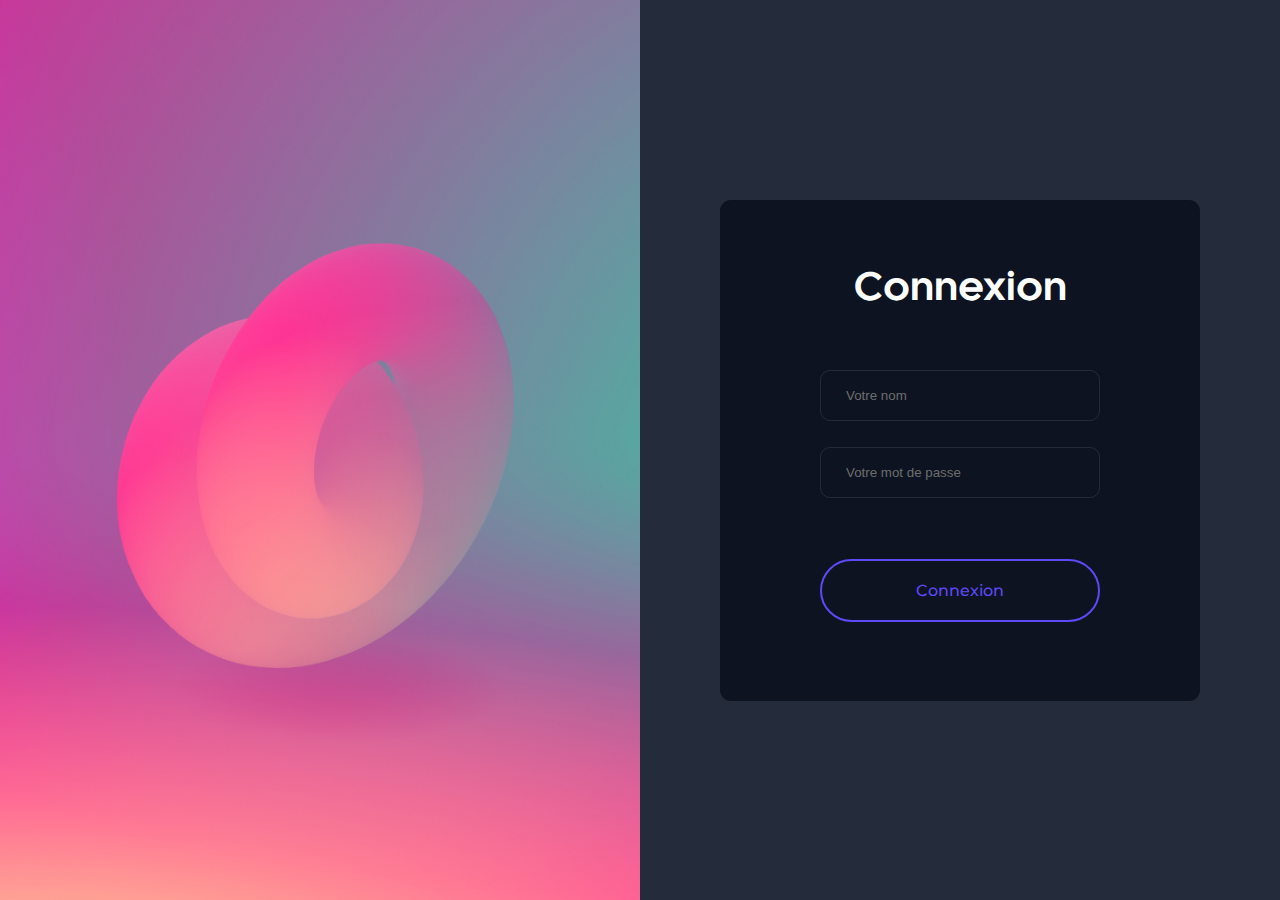
<file: public/index.html>
<!doctype html>
<html lang="fr">
<head>
    <meta charset="UTF-8">
    <meta name="viewport"
          content="width=device-width, user-scalable=no, initial-scale=1.0, maximum-scale=1.0, minimum-scale=1.0">
    <meta http-equiv="X-UA-Compatible" content="ie=edge">

    <title>NSI Joliot Curie</title>

    <link rel="stylesheet" type="text/css" href="/public/assets/style/style.css">
</head>
<body>
     <!-- utils -->
     <script src="/public/javascript/notification.js"></script>
    <script src="/public/javascript/preferences.js"></script>
    <script src="/public/javascript/api.js"></script>
    <script src="/public/javascript/utils.js"></script>
    <script src="/public/javascript/helpers/AutoCompleter.js"></script>
    <!-- utils -->

    <!-- repository components -->
    <script src="/public/javascript/repository/repository.js"></script>
    <script src="/public/javascript/repository/addFileModal.js"></script>
    <script src="/public/javascript/repository/addFolderModal.js"></script>
    <script src="/public/javascript/repository/choiceModal.js"></script>
    <!-- repository components -->

    <!-- lib -->
    <script src="/public/javascript/lib/Component.js"></script>

    <!-- routes -->
    <script src="/public/pages/Layout.js"></script>

    <script src="/public/pages/Login.js"></script>
    <script src="/public/pages/Home.js"></script>
    <script src="/public/pages/Folders.js"></script>
    <script src="/public/pages/Links.js"></script>
    <script src="/public/pages/Settings.js"></script>

    <!-- Tools -->
    <script src="/public/pages/tools/CodingGame.js"></script>
    <!-- routes -->

    <script src="/public/javascript/lib/Router.js"></script>
    <script src="/public/javascript/lib/loader.js"></script>
    <!-- lib -->

    <div id="root"></div>

</body>
</html>
</file>
<file: public/assets/style/style.css>
@font-face {
  src: url(../fonts/montserrat-bold.otf);
  font-family: montserrat-bold;
}
@font-face {
  src: url(../fonts/montserrat-regular.otf);
  font-family: montserrat-regular;
}
@font-face {
  src: url(../fonts/montserrat-medium.otf);
  font-family: montserrat-medium;
}
@font-face {
  src: url(../fonts/montserrat-thin.otf);
  font-family: montserrat-thin;
}
@font-face {
  src: url(../fonts/kaleko-bold.otf);
  font-family: kaleko-bold;
}
@font-face {
  src: url(../fonts/kaleko-light.otf);
  font-family: kaleko-light;
}
/* COLORS */
html[data-theme][data-theme=dark] {
  --background-color: #242B3B;
  --text-color: white;
  --section-color: #0D1321;
  --filter: invert(100%) sepia(7%) saturate(7493%)
    hue-rotate(291deg) brightness(105%) contrast(112%);
  --theme-background: #242B3B;
  --welcome-back-color: #E8E8E8;
  --details-color: #171f32;
  --details-hover-color: #354262;
}
html[data-theme][data-theme=light] {
  --background-color: #F7F7F7;
  --text-color: #0D1321;
  --section-color: white;
  --filter: invert(5%) sepia(7%) saturate(7350%)
  hue-rotate(188deg) brightness(97%) contrast(95%);
  --theme-background: #F7F7F7;
  --welcome-back-color: #656565;
  --details-color: #e2e2e2;
  --details-hover-color: #e7e7e7;
}

/* END COLORS */
*,
*::before,
*::after {
  outline: none;
  padding: 0;
  margin: 0;
  -webkit-box-sizing: border-box;
          box-sizing: border-box;
}

html,
body {
  font-family: "montserrat-regular", sans-serif;
  scroll-behavior: smooth;
  background: var(--background-color);
  color: var(--text-color);
  width: 100%;
  height: 100%;
  display: -webkit-box;
  display: -ms-flexbox;
  display: flex;
}

div#root {
  width: 100%;
  height: 100%;
}
div#root.extended {
  padding-left: 21em;
}

a {
  color: var(--text-color);
  text-decoration: none;
  cursor: pointer;
}

/* IMPORTS */
html[data-theme][data-theme=dark] .themes > .light > span {
  color: #AEAEAE !important;
}
html[data-theme][data-theme=dark] .themes > .light > .icon {
  -webkit-filter: invert(74%) sepia(33%) saturate(7%) hue-rotate(4deg) brightness(89%) contrast(89%);
          filter: invert(74%) sepia(33%) saturate(7%) hue-rotate(4deg) brightness(89%) contrast(89%);
}
html[data-theme][data-theme=dark] .themes > .fill {
  left: 9.6em;
}
html[data-theme][data-theme=light] .themes > .dark > span {
  color: #AEAEAE !important;
}
html[data-theme][data-theme=light] .themes > .dark > .icon {
  -webkit-filter: invert(74%) sepia(33%) saturate(7%) hue-rotate(4deg) brightness(89%) contrast(89%);
          filter: invert(74%) sepia(33%) saturate(7%) hue-rotate(4deg) brightness(89%) contrast(89%);
}
html[data-theme][data-theme=light] .themes > .fill {
  left: 11px;
}

.notification {
  position: fixed;
  bottom: 27px;
  right: 49px;
  border-radius: 20px;
  padding: 18px 32px;
  background: var(--details-color);
  -webkit-box-shadow: 0 0 black;
          box-shadow: 0 0 black;
  -webkit-animation: notification-on 0.3s alternate;
          animation: notification-on 0.3s alternate;
}
.notification > h4 {
  color: var(--text-color);
  font-size: 17px;
  font-weight: normal;
  margin-right: 23px;
}
.notification > span {
  background: #5D49F5;
  padding: 6px 13px;
  border-radius: 100px;
  color: white;
  font-size: 22px;
  -webkit-box-shadow: -1px 2px 6px #7d777745;
          box-shadow: -1px 2px 6px #7d777745;
  cursor: pointer;
}
.notification > * {
  display: inline-block;
}
@-webkit-keyframes notification-on {
  from {
    right: -326px;
  }
  to {
    right: 49px;
  }
}
@keyframes notification-on {
  from {
    right: -326px;
  }
  to {
    right: 49px;
  }
}
@-webkit-keyframes notification-off {
  from {
    right: 49px;
  }
  to {
    right: -326px;
  }
}
@keyframes notification-off {
  from {
    right: 49px;
  }
  to {
    right: -326px;
  }
}

.icon {
  width: 40px;
  height: 40px;
  position: relative;
  top: 12px;
  background-size: cover !important;
  background-position: center !important;
  -webkit-filter: var(--filter);
          filter: var(--filter);
  display: inline-block;
  cursor: pointer;
}
.icon.news {
  background: url("../images/icons/news.svg");
}
.icon.settings {
  background: url("../images/icons/settings.svg");
}
.icon.sun {
  background: url("../images/icons/sun.svg");
}
.icon.moon {
  background: url("../images/icons/moon.svg");
}
.icon.links {
  background: url("../images/icons/links.svg");
}
.icon.multiple-folders {
  background: url("../images/icons/multiple-folders.svg");
}
.icon.sign-out {
  background: url("../images/icons/sign-out.svg");
}
.icon.folder {
  background: url("../images/icons/folder.svg");
}
.icon.add {
  background: url("../images/icons/add.svg");
}
.icon.document {
  background: url("../images/icons/document.svg");
}
.icon.more {
  background: url("../images/icons/more.svg");
}
.icon.download {
  background: url("../images/icons/download.svg");
}
.icon.pdf {
  background: url("../images/icons/pdf.svg");
}
.icon.check {
  background: url("../images/icons/check.svg");
}
.icon.cross {
  background: url("../images/icons/cross.svg");
}
.icon.pencil {
  background: url("../images/icons/pencil.svg");
}
.icon.info {
  background: url("../images/icons/info.svg");
}
.icon.folder-open {
  background: url("../images/icons/folder-open.svg");
}
.icon.image {
  background: url("../images/icons/image.svg");
}
.icon.user {
  background: url("../images/icons/user.svg");
}
.icon.users {
  background: url("../images/icons/users.svg");
}
.icon.archive {
  background: url("../images/icons/archive.svg");
}
.icon.tool {
  background: url("../images/icons/tool.svg");
}
.icon.box {
  background: url("../images/icons/box.svg");
}

.auto__completer {
  position: relative;
}
.auto__completer > input {
  padding: 15px 20px;
  background: var(--details-color);
  border: none;
  border-radius: 10px;
  color: var(--text-color);
  width: 100%;
}
.auto__completer > .suggestion {
  position: absolute;
  top: 65px;
  list-style: none;
  background: var(--section-color);
  padding: 12px 16px;
  border-radius: 10px;
  width: 100%;
  z-index: 9;
  display: none;
}
.auto__completer > .suggestion > h3 {
  text-align: center;
  padding: 14px 0;
  color: var(--welcome-back-color);
  font-weight: normal;
}
.auto__completer > .suggestion > li {
  cursor: pointer;
  padding: 10px 17px;
  display: -webkit-box;
  display: -ms-flexbox;
  display: flex;
  border-radius: 10px;
  -webkit-transition: all 0.3s ease;
  transition: all 0.3s ease;
}
.auto__completer > .suggestion > li:hover {
  background: var(--details-color);
}
.auto__completer > .suggestion > li > img {
  width: 49px;
  border-radius: 10px;
}
.auto__completer > .suggestion > li > h3 {
  color: var(--welcome-back-color);
  font-weight: normal;
  font-size: 16px;
  position: relative;
  top: 16px;
  margin-left: 20px;
  text-transform: capitalize;
}

.window__middle {
  position: fixed;
  display: -webkit-box;
  display: -ms-flexbox;
  display: flex;
  -ms-flex-wrap: wrap;
      flex-wrap: wrap;
  width: 100%;
  height: 100%;
  -webkit-box-pack: center;
      -ms-flex-pack: center;
          justify-content: center;
  -webkit-box-align: center;
      -ms-flex-align: center;
          align-items: center;
  background: #00000047;
  z-index: 99;
}
.window__middle > .modal {
  background: var(--theme-background);
  padding: 57px 59px;
  border-radius: 20px;
  position: relative;
  display: -ms-grid;
  display: grid;
  -webkit-animation: 0.5s open-modal alternate;
          animation: 0.5s open-modal alternate;
}
.window__middle > .modal > .close {
  position: absolute;
  top: -13px;
  right: -9px;
  color: white;
  background: #5D49F5;
  padding: 2px 12px;
  font-size: 31px;
  border-radius: 100px;
  cursor: pointer;
  -webkit-transition: all 0.3s ease;
  transition: all 0.3s ease;
}
.window__middle > .modal > .close:hover {
  -webkit-transform: rotate(360deg);
          transform: rotate(360deg);
}
.window__middle > .modal > h1 {
  font-family: "kaleko-bold", sans-serif;
  text-align: center;
  margin-bottom: 47px;
}
@-webkit-keyframes open-modal {
  from {
    -webkit-transform: scale(0);
            transform: scale(0);
  }
  to {
    -webkit-transform: scale(1);
            transform: scale(1);
  }
}
@keyframes open-modal {
  from {
    -webkit-transform: scale(0);
            transform: scale(0);
  }
  to {
    -webkit-transform: scale(1);
            transform: scale(1);
  }
}
@-webkit-keyframes close-modal {
  from {
    -webkit-transform: scale(1);
            transform: scale(1);
  }
  to {
    -webkit-transform: scale(0);
            transform: scale(0);
  }
}
@keyframes close-modal {
  from {
    -webkit-transform: scale(1);
            transform: scale(1);
  }
  to {
    -webkit-transform: scale(0);
            transform: scale(0);
  }
}

.profile {
  width: 21em;
  position: fixed;
  left: 0;
  top: 0;
  height: 100%;
  background: var(--section-color);
}
.profile > .top {
  width: 100%;
  height: 15%;
  display: -webkit-box;
  display: -ms-flexbox;
  display: flex;
  -webkit-box-align: center;
      -ms-flex-align: center;
          align-items: center;
  margin: 15px 20px 0;
}
.profile > .top > .right {
  margin-right: 3em;
}
.profile > .top > .right > img {
  width: 80px;
  border-radius: 10px;
}
.profile > .top > .left > h3 {
  margin: 3px 0;
  font-size: 18px;
  text-transform: capitalize;
  letter-spacing: 3px;
}
.profile > .top > .left > h3:first-child {
  font-size: 26px;
  font-family: "kaleko-bold", sans-serif;
  margin-bottom: 6px;
}
.profile > .top > .left > h3:last-child {
  color: var(--welcome-back-color);
}
.profile > h3 {
  font-family: "montserrat-bold", sans-serif;
  font-size: 23px;
  text-transform: capitalize;
  margin-top: 4em;
  text-align: center;
}
.profile > nav {
  margin-top: -2em;
}
.profile > nav > ul {
  list-style: none;
  margin: 4em 0;
}
.profile > nav > ul > a {
  font-size: 20px;
}
.profile > nav > ul > a > li {
  padding: 11px 47px;
  border-radius: 8px;
  margin: 2em 18px;
  -webkit-transition: all 0.2s ease;
  transition: all 0.2s ease;
}
.profile > nav > ul > a > li.active, .profile > nav > ul > a > li:hover {
  background: #5D49F5;
  color: white;
}
.profile > nav > ul > a > li.active > .icon, .profile > nav > ul > a > li:hover > .icon {
  -webkit-filter: invert(100%) sepia(7%) saturate(7493%) hue-rotate(291deg) brightness(105%) contrast(112%);
          filter: invert(100%) sepia(7%) saturate(7493%) hue-rotate(291deg) brightness(105%) contrast(112%);
}
.profile > nav > ul > a > li > span {
  position: relative;
  top: -11px;
  font-size: 17px;
}
.profile > nav > ul > a > li > .icon {
  position: relative;
  top: 3px;
  left: -32px;
}
.profile > .bottom {
  border-top: 2px solid var(--theme-background);
  padding-top: 18px;
  position: absolute;
  bottom: 10px;
  left: 6px;
}
.profile > .bottom > .disconnect {
  background: var(--theme-background);
  -webkit-transition: all 0.3s ease;
  transition: all 0.3s ease;
  padding: 13px 16px;
  border-radius: 10px;
  margin: 0 15px;
  cursor: pointer;
}
.profile > .bottom > .disconnect:hover {
  background: var(--details-color);
}
.profile > .bottom > .disconnect > span {
  position: relative;
  top: -7px;
  left: 45px;
}
.profile > .bottom > .disconnect > .icon {
  position: relative;
  top: 2px;
  left: 5px;
  width: 30px;
  height: 30px;
}
.profile > .bottom > .themes {
  display: -webkit-box;
  display: -ms-flexbox;
  display: flex;
  margin: 1em 1em;
  padding: 9px 9px;
  border-radius: 10px;
  position: relative;
  -webkit-transition: all 0.3s ease;
  transition: all 0.3s ease;
  background: var(--background-color);
}
.profile > .bottom > .themes .fill {
  background: var(--section-color);
  width: 125px;
  height: 74%;
  position: absolute;
  z-index: 1;
  -webkit-transition: all 0.3s ease;
  transition: all 0.3s ease;
}
.profile > .bottom > .themes > div {
  display: -webkit-box;
  display: -ms-flexbox;
  display: flex;
  padding: 6px 19px 6px 17px;
  border-radius: 10px;
  cursor: pointer;
  position: relative;
  z-index: 2;
  -webkit-transition: all 0.3s ease;
  transition: all 0.3s ease;
}
.profile > .bottom > .themes > div:hover {
  background: var(--section-color);
}
.profile > .bottom > .themes > div.light {
  margin-right: 20px;
}
.profile > .bottom > .themes > div > .icon {
  position: relative;
  top: 2px;
  margin-right: 14px;
}
.profile > .bottom > .themes > div > .text {
  color: var(--text-color);
  font-family: "montserrat-medium", sans-serif;
  position: relative;
  top: 12px;
}

/* TOOLS */
.code__wrapper > .top {
  display: -webkit-box;
  display: -ms-flexbox;
  display: flex;
  -ms-flex-wrap: wrap;
      flex-wrap: wrap;
  -webkit-box-pack: center;
      -ms-flex-pack: center;
          justify-content: center;
}
.code__wrapper > .top > .statement {
  width: 40em;
  height: 70vh;
  background: var(--section-color);
}
.code__wrapper > .top > #code {
  background: var(--section-color);
  width: 56em;
  height: 70vh;
  resize: none;
  padding: 26px 24px;
  font-size: 13px;
  border: none;
  border-left: 5px solid var(--theme-background);
  color: var(--text-color);
  font-family: "consolas", sans-serif;
}
.code__wrapper > .top > #code > .color_1 {
  color: #d4d4d4;
}
.code__wrapper > .top > #code > .color_2 {
  color: #6a9955;
}
.code__wrapper > .top > #code > .color_3 {
  color: #dcdcaa;
}
.code__wrapper > .top > #code > .color_4 {
  color: #ce9178;
}
.code__wrapper > .output {
  display: -ms-grid;
  display: grid;
  -webkit-box-pack: center;
      -ms-flex-pack: center;
          justify-content: center;
  width: 100%;
  height: 30vh;
  background: var(--section-color);
  border-top: 5px solid var(--theme-background);
}

/* MODAL */
.modal > button {
  border: none;
  border-radius: 100px;
  padding: 17px 27px;
  background: var(--section-color);
  cursor: pointer;
  -webkit-transition: all 0.3s ease;
  transition: all 0.3s ease;
  margin-top: 27px;
  font-size: 18px;
  font-family: "montserrat-bold", sans-serif;
  color: var(--text-color);
}
.modal > button:hover {
  background: #5D49F5;
  color: white;
}
.modal > button:hover > span {
  color: white;
}
.modal > button:hover > span.icon {
  -webkit-filter: invert(100%) sepia(7%) saturate(7493%) hue-rotate(291deg) brightness(105%) contrast(112%);
          filter: invert(100%) sepia(7%) saturate(7493%) hue-rotate(291deg) brightness(105%) contrast(112%);
}
.modal > button > span {
  position: relative;
  top: -13px;
  color: white;
  right: 1px;
  font-family: "montserrat-bold", sans-serif;
}
.modal > button > span.add {
  top: 2px;
  right: 3px;
}
.modal > input[type=file] {
  display: none;
}
.modal > .drag__area {
  display: -ms-grid;
  display: grid;
  -webkit-box-pack: center;
      -ms-flex-pack: center;
          justify-content: center;
  padding: 72px 35px;
  border-radius: 20px;
  position: relative;
  cursor: pointer;
  border: 8px dotted #5D49F5;
  -webkit-transition: all 0.3s ease;
  transition: all 0.3s ease;
  color: #5D49F5;
}
.modal > .drag__area.error {
  border-color: #fc6e6e;
  color: #fc6e6e;
}
.modal > .drag__area:hover {
  border-color: #8c7efa !important;
  color: #8c7efa;
}
.modal > .drag__area > p.files, .modal > .drag__area > p.file {
  color: var(--text-color);
}
.modal > .drag__area > p.files:hover, .modal > .drag__area > p.file:hover {
  color: var(--text-color);
}
.modal > .drag__area > p.files {
  margin-bottom: 14px;
}
.modal > .drag__area > p.files > span#files_length {
  background: #5D49F5;
  color: white;
  padding: 4px 13px;
  border-radius: 100px;
  margin-left: 5px;
}

.modal > .name {
  padding: 15px 20px;
  background: var(--details-color);
  border: none;
  border-radius: 10px;
  color: var(--text-color);
}
.modal > .folder_customization {
  display: -webkit-box;
  display: -ms-flexbox;
  display: flex;
  -webkit-box-pack: center;
      -ms-flex-pack: center;
          justify-content: center;
  margin-top: 35px;
  position: relative;
}
.modal > .folder_customization > .color_picker {
  position: relative;
}
.modal > .folder_customization > .color_picker > .color__chooser {
  width: 121px;
  height: 60px;
  position: relative;
  border-radius: 13px;
  top: -14px;
  background: var(--text-color);
  cursor: pointer;
  -webkit-transition: all 0.3s ease;
  transition: all 0.3s ease;
}
.modal > .folder_customization > .color_picker > .colors__selector {
  position: absolute;
  padding: 10px 11px;
  background: var(--section-color);
  border-radius: 15px;
  display: none;
  z-index: 9;
}
.modal > .folder_customization > .color_picker > .colors__selector > .color {
  width: 50px;
  height: 50px;
  border-radius: 11px;
  margin: 1px 6px;
  cursor: pointer;
  -webkit-transition: all 0.3s ease;
  transition: all 0.3s ease;
}
.modal > .folder_customization > .color_picker > .colors__selector > .color:hover {
  opacity: 50%;
}
.modal > .folder_customization > .icons__selector {
  position: absolute;
  top: 64px;
  right: 8%;
  background: var(--details-color);
  padding: 10px 12px;
  border-radius: 14px;
  z-index: 9;
  display: none;
}
.modal > .folder_customization > .icons__selector > .item {
  background: var(--details-hover-color);
  border-radius: 16px;
  padding: 7px 17px;
  -webkit-transition: all 0.3s ease;
  transition: all 0.3s ease;
  margin: 0 5px;
  cursor: pointer;
}
.modal > .folder_customization > .icons__selector > .item:hover {
  opacity: 50%;
}
.modal > .folder_customization > .icons__selector > .item > .icon {
  position: relative;
  top: 4px;
}
.modal > .folder_customization > .selected_icon {
  cursor: pointer;
  margin-top: -16px;
  margin-left: 27px;
  background: var(--theme-background);
  border: 5px dotted var(--details-color);
  border-radius: 15px;
  position: relative;
  width: 88px;
  height: 63px;
  display: -ms-grid;
  display: grid;
  -webkit-box-align: center;
      -ms-flex-align: center;
          align-items: center;
  justify-items: center;
}
.modal > .folder_customization > .selected_icon > .icon {
  position: absolute;
  top: 7px;
}
.modal > h4 {
  color: var(--welcome-back-color);
  font-weight: normal;
  margin: 19px 0;
  font-size: 17px;
}
.modal > .permission__list {
  background: var(--details-color);
  margin-top: 17px;
  padding: 20px 22px;
  border-radius: 10px;
  border-spacing: 9px;
}
.modal > .permission__list > tbody {
  overflow: auto;
  max-height: 12em;
  display: block;
}
.modal > .permission__list tr {
  font-family: "montserrat-bold", sans-serif;
  text-transform: capitalize;
}
.modal > .permission__list tr > th {
  padding: 10px 13px;
}
.modal > .permission__list tr > td {
  padding: 10px 10px;
  color: var(--welcome-back-color);
  border-radius: 6px;
  text-align: center;
}
.modal > .permission__list tr > td > input[type=checkbox] {
  display: none;
}
.modal > .permission__list tr > td > input[type=checkbox]:checked + label {
  background: var(--section-color);
}
.modal > .permission__list tr > td > input[type=checkbox]:checked + label::before, .modal > .permission__list tr > td > input[type=checkbox]:checked + label::after {
  opacity: 1;
}
.modal > .permission__list tr > td > label {
  background: var(--background-color);
  border-radius: 6px;
  padding: 6px 16px;
  cursor: pointer;
  -webkit-transition: all 0.2s ease;
  transition: all 0.2s ease;
  position: relative;
  border: 2px solid var(--details-hover-color);
}
.modal > .permission__list tr > td > label::before, .modal > .permission__list tr > td > label::after {
  content: "";
  position: absolute;
  background: var(--welcome-back-color);
  border-radius: 20px;
  height: 3px;
  -webkit-transition: all 0.2s ease;
  transition: all 0.2s ease;
  opacity: 0;
}
.modal > .permission__list tr > td > label::before {
  width: 11px;
  bottom: 11px;
  left: 6px;
  -webkit-transform: rotate(45deg);
          transform: rotate(45deg);
}
.modal > .permission__list tr > td > label::after {
  width: 16px;
  -webkit-transform: rotate(132deg);
          transform: rotate(132deg);
  bottom: 14px;
  right: 4px;
}
.modal > .permission__list tr > td > label:hover {
  background: var(--section-color);
}
.modal > .permission__list tr > td:first-child {
  background: var(--details-hover-color);
}
.modal > button#createFolder {
  margin: 1em 8em -1em;
}

.modal > .choice {
  display: -webkit-box;
  display: -ms-flexbox;
  display: flex;
}
.modal > .choice > .item {
  width: 174px;
  height: 148px;
  background: var(--section-color);
  padding: 21px 24px;
  margin: 0 11px;
  border-radius: 10px;
  display: -ms-grid;
  display: grid;
  justify-items: center;
  -webkit-box-align: center;
      -ms-flex-align: center;
          align-items: center;
  cursor: pointer;
  position: relative;
}
.modal > .choice > .item > .document {
  position: absolute;
  top: 19px;
  width: 83px;
  height: 83px;
  -webkit-transition: all 0.3s ease;
  transition: all 0.3s ease;
}
.modal > .choice > .item:hover > .document {
  -webkit-transform: rotate3d(1, 1, 0, 41deg);
          transform: rotate3d(1, 1, 0, 41deg);
}
.modal > .choice > .item:hover > .folder > .document {
  top: -98px;
}
.modal > .choice > .item:hover > .folder > .pdf {
  top: -73px;
  left: 30px;
}
.modal > .choice > .item:hover > .folder > .image {
  top: -77px;
  left: -70px;
}
.modal > .choice > .item:hover > .folder > .folder-open {
  -webkit-transform: rotate(15deg);
          transform: rotate(15deg);
}
.modal > .choice > .item > h4 {
  position: absolute;
  bottom: 11px;
  font-family: "montserrat-bold", sans-serif;
  font-size: 19px;
}
.modal > .choice > .item > .folder {
  position: relative;
}
.modal > .choice > .item > .folder > .icon {
  position: absolute;
  -webkit-transition: all 0.3s ease;
  transition: all 0.3s ease;
}
.modal > .choice > .item > .folder > .folder-open {
  top: -54px;
  left: -41px;
  width: 83px;
  height: 83px;
}
.modal > .choice > .item > .folder > .image {
  top: -26px;
  left: -39px;
  -webkit-transform: rotate(322deg);
          transform: rotate(322deg);
}
.modal > .choice > .item > .folder > .document {
  top: -27px;
  left: -20px;
  -webkit-transform: rotate(4deg);
          transform: rotate(4deg);
}
.modal > .choice > .item > .folder > .pdf {
  top: -27px;
  left: 5px;
  -webkit-transform: rotate(26deg);
          transform: rotate(26deg);
}

.modal > h3.info {
  font-weight: normal;
  color: var(--welcome-back-color);
  background: var(--section-color);
  padding: 17px 22px;
  margin: 0 -38px;
}
.modal > h3.info:nth-child(3) {
  border-top-right-radius: 10px;
  border-top-left-radius: 10px;
  margin-top: -17px;
}
.modal > h3.info:last-child {
  border-bottom-right-radius: 10px;
  border-bottom-left-radius: 10px;
  margin-bottom: -27px;
}
.modal > h3.info:nth-child(even) {
  background: var(--details-color);
}
.modal > h3.info > span {
  font-family: "montserrat-bold", sans-serif;
  color: var(--text-color);
}

.alert__modal > h1 {
  font-size: 23px !important;
  margin-bottom: 14px !important;
}
.alert__modal > h4 {
  color: var(--welcome-back-color);
  margin-bottom: 19px;
  text-align: center;
  font-weight: normal;
}
.alert__modal > .actions {
  display: -webkit-box;
  display: -ms-flexbox;
  display: flex;
  -webkit-box-pack: center;
      -ms-flex-pack: center;
          justify-content: center;
}
.alert__modal > .actions > .action {
  border: none;
  padding: 14px 22px;
  margin: 14px 21px;
  border-radius: 8px;
  font-size: 18px;
  font-family: "montserrat-medium", sans-serif;
  cursor: pointer;
  -webkit-transition: all 0.3s ease;
  transition: all 0.3s ease;
  background: transparent;
}
.alert__modal > .actions > .action.action__yes {
  border: 2px solid #5D49F5;
  background: #5D49F5;
  color: white;
}
.alert__modal > .actions > .action.action__yes:hover {
  background: transparent;
  color: #5D49F5;
}
.alert__modal > .actions > .action.action__no {
  border: 2px solid #5D49F5;
  color: #5D49F5;
}
.alert__modal > .actions > .action.action__no:hover {
  background: #5D49F5;
  color: white;
}

/* COMPONENT */
.home {
  display: -webkit-box;
  display: -ms-flexbox;
  display: flex;
  -ms-flex-wrap: wrap;
      flex-wrap: wrap;
  place-items: center;
  -webkit-box-pack: center;
      -ms-flex-pack: center;
          justify-content: center;
  height: 100%;
}
.home > section > .right__top {
  background: var(--section-color);
  width: 48em;
  height: 238px;
  border-radius: 20px;
  display: -webkit-box;
  display: -ms-flexbox;
  display: flex;
  -webkit-box-pack: space-evenly;
      -ms-flex-pack: space-evenly;
          justify-content: space-evenly;
}
.home > section > .right__top > .top__left {
  padding: 60px 0;
}
.home > section > .right__top > .top__left > h1 {
  font-family: "kaleko-bold", sans-serif;
  font-size: 45px;
  margin: 0 49px;
}
.home > section > .right__top > .top__left > h4 {
  font-family: "kaleko-light", sans-serif;
  color: var(--welcome-back-color);
  font-size: 20px;
  margin: 29px 49px;
  font-weight: normal;
}
.home > section > .right__top > .top__picture {
  background: url(../images/model.png), center;
  background-size: cover;
  width: 238px;
  height: 100%;
}
.home > section > .right__bottom {
  background: var(--section-color);
  width: 48em;
  margin: 33px 0 0;
  border-radius: 20px;
}
.home > section > .right__bottom > .tools__wrapper {
  display: -webkit-box;
  display: -ms-flexbox;
  display: flex;
  -ms-flex-wrap: wrap;
      flex-wrap: wrap;
}
.home > section > .right__bottom > .tools__wrapper > a {
  background: var(--theme-background);
  padding: 10px 27px;
  margin: 25px 18px;
  border-radius: 11px;
  width: 21em;
  -webkit-transition: all 0.3s ease;
  transition: all 0.3s ease;
}
.home > section > .right__bottom > .tools__wrapper > a:hover {
  background: var(--details-color);
}
.home > section > .right__bottom > .tools__wrapper > a > h1 {
  font-family: "montserrat-medium", sans-serif;
  display: inline-block;
  position: relative;
  top: -29px;
  margin-right: 12px;
  font-size: 21px;
  width: 55%;
}
.home > section > .right__bottom > .tools__wrapper > a > .picture {
  width: 100px;
  height: 100px;
  display: inline-block;
  background-size: cover !important;
  background-position: center !important;
}
.home > section > .right__bottom > .tools__wrapper > a > .picture.code {
  background: url(../images/3d/device.png);
}
.home > section > .right__bottom > .tools__wrapper > a > .picture.agenda {
  background: url(../images/3d/book.png);
}
.home > section > .right__bottom > .tools__wrapper > a > .picture.todolist {
  background: url(../images/3d/todolist.png);
}
.home > section.last__files {
  background: var(--section-color);
  width: 24em;
  height: 64vh;
  margin-left: 35px;
  border-radius: 20px;
}
.home > section.last__files > h1 {
  font-family: "kaleko-bold", sans-serif;
  margin: 48px 56px;
  font-size: 26px;
  letter-spacing: 1px;
}
.home > section.last__files > .files {
  display: -ms-grid;
  display: grid;
}
.home > section.last__files > .files > a {
  background: var(--theme-background);
  padding: 14px 41px;
  margin: 10px 57px;
  border-radius: 14px;
  -webkit-transition: all 0.3s ease;
  transition: all 0.3s ease;
}
.home > section.last__files > .files > a:hover {
  background: var(--details-color);
}
.home > section.last__files > .files > a > span {
  position: relative;
  top: 0;
  display: inline-block;
}
.home > section.last__files > .files > a > p {
  position: relative;
  display: inline-block;
  font-size: 24px;
  top: -10px;
  left: 13px;
}

/* RESPONSIVE */
@media screen and (max-width: 1567px) {
  .home > section.last__files {
    width: 20em;
  }

  .home > section.last__files > .files > a {
    margin: 10px 24px;
  }

  .home > section.last__files > h1 {
    margin: 48px 0;
    text-align: center;
  }
}
@media screen and (max-width: 1481px) {
  .home {
    display: -ms-grid;
    display: grid;
    margin: 3em 0;
  }

  .home > section.last__files {
    width: 48em;
    height: auto;
    margin-left: unset;
    margin-top: 3em;
    margin-bottom: 3em;
  }

  .home > section.last__files > .files {
    display: -webkit-box;
    display: -ms-flexbox;
    display: flex;
    padding-bottom: 2em;
  }
}
.login__wrapper {
  display: -webkit-box;
  display: -ms-flexbox;
  display: flex;
  -webkit-box-align: center;
      -ms-flex-align: center;
          align-items: center;
  width: 100%;
  height: 100%;
}
.login__wrapper > .left {
  width: 100%;
  height: 100%;
  background: url(../images/background.jpg) center;
  background-size: cover;
}
.login__wrapper > .right {
  display: -ms-grid;
  display: grid;
  place-items: center;
  width: 100%;
  height: 100%;
}
.login__wrapper > .right > .login__form {
  width: 30em;
  border-radius: 11px;
  padding: 70px 29px 31px;
  background: var(--section-color);
}
.login__wrapper > .right > .login__form > h1 {
  font-family: "kaleko-bold", sans-serif;
  font-size: 37px;
  text-align: center;
}
.login__wrapper > .right > .login__form > .form {
  margin: 3em 0;
  display: -ms-grid;
  display: grid;
  -webkit-box-pack: center;
      -ms-flex-pack: center;
          justify-content: center;
}
.login__wrapper > .right > .login__form > .form > input {
  background: transparent;
  border: 1px solid var(--background-color);
  color: var(--text-color);
  display: block;
  padding: 17px 25px;
  border-radius: 10px;
  margin: 13px 0;
  width: 21em;
}
.login__wrapper > .right > .login__form > .form > input::-webkit-input-placeholder {
  color: #6e6e6e;
}
.login__wrapper > .right > .login__form > .form > input::-moz-placeholder {
  color: #6e6e6e;
}
.login__wrapper > .right > .login__form > .form > input:-ms-input-placeholder {
  color: #6e6e6e;
}
.login__wrapper > .right > .login__form > .form > input::-ms-input-placeholder {
  color: #6e6e6e;
}
.login__wrapper > .right > .login__form > .form > input::placeholder {
  color: #6e6e6e;
}
.login__wrapper > .right > .login__form > .form > input.error {
  border: 1px solid #fe5959;
  color: #fe5959;
}
.login__wrapper > .right > .login__form > .form > input.error::-webkit-input-placeholder {
  color: #fe5959;
}
.login__wrapper > .right > .login__form > .form > input.error::-moz-placeholder {
  color: #fe5959;
}
.login__wrapper > .right > .login__form > .form > input.error:-ms-input-placeholder {
  color: #fe5959;
}
.login__wrapper > .right > .login__form > .form > input.error::-ms-input-placeholder {
  color: #fe5959;
}
.login__wrapper > .right > .login__form > .form > input.error::placeholder {
  color: #fe5959;
}
.login__wrapper > .right > .login__form > .form > button {
  cursor: pointer;
  padding: 20px 10px;
  font-size: 16px;
  border-radius: 100px;
  margin-top: 3em;
  -webkit-transition: all 0.3s ease;
  transition: all 0.3s ease;
  background: transparent;
  border: 2px solid #5D49F5;
  color: #5D49F5;
  font-family: "montserrat-medium", sans-serif;
}
.login__wrapper > .right > .login__form > .form > button:hover {
  color: #FCFBFF;
  background: #5D49F5;
}

/* RESPONSIVE */
@media screen and (max-width: 1013px) {
  .login__wrapper {
    display: -ms-grid;
    display: grid;
  }
}
@media screen and (max-width: 519px) {
  .login__wrapper > .right > .login__form {
    width: 24em;
    padding: 37px 29px 0;
  }
}
.settings__wrapper {
  display: -ms-grid;
  display: grid;
  -webkit-box-align: center;
      -ms-flex-align: center;
          align-items: center;
  justify-items: center;
  width: 100%;
  height: 100%;
}
.settings__wrapper > .middle {
  background: var(--section-color);
  width: 34em;
  height: 45%;
  top: calc(50% - 438px / 2);
  left: calc(50% - 211px / 2);
  position: absolute;
  border-radius: 20px;
  padding: 40px 43px;
}
.settings__wrapper > .middle > h1 {
  font-family: "kaleko-bold", sans-serif;
}
.settings__wrapper > .middle > .fields > .flex {
  display: -webkit-box;
  display: -ms-flexbox;
  display: flex;
  -ms-flex-wrap: wrap;
      flex-wrap: wrap;
  -webkit-box-pack: center;
      -ms-flex-pack: center;
          justify-content: center;
  margin-top: 3em;
}
.settings__wrapper > .middle > .fields div {
  margin: 10px 10px;
}
.settings__wrapper > .middle > .fields div > h3 {
  font-family: "montserrat-medium", sans-serif;
  font-weight: normal;
  margin-bottom: 12px;
}
.settings__wrapper > .middle > .fields div > input {
  padding: 14px 14px;
  border-radius: 7px;
  border: none;
  background: var(--theme-background);
  color: var(--text-color);
  cursor: not-allowed;
}
.settings__wrapper > .middle > .fields > p {
  text-align: center;
  font-size: 23px;
  margin-top: 3em;
}
.settings__wrapper > .middle > .fields > p > b {
  font-family: "kaleko-bold", sans-serif;
  color: var(--welcome-back-color);
}

.links__wrapper {
  display: -ms-grid;
  display: grid;
  -webkit-box-align: center;
      -ms-flex-align: center;
          align-items: center;
  justify-items: center;
  width: 100%;
  height: 100%;
}
.links__wrapper > .links {
  background: var(--section-color);
  width: 34em;
  padding: 40px 43px 9px;
  top: calc(50% - 438px/2);
  left: calc(50% - 211px/2);
  position: absolute;
  border-radius: 20px;
}
.links__wrapper > .links > h1 {
  font-family: "kaleko-bold", sans-serif;
}
.links__wrapper > .links > .links__list {
  display: -webkit-box;
  display: -ms-flexbox;
  display: flex;
  -ms-flex-wrap: wrap;
      flex-wrap: wrap;
  margin: 26px 0;
}
.links__wrapper > .links > .links__list > .link {
  background-size: cover !important;
  background-position: center !important;
  padding: 45px 36px;
  margin: 10px 16px;
  border-radius: 20px;
  position: relative;
  width: 12em;
  height: 10em;
  display: -ms-grid;
  display: grid;
  text-align: center;
  -webkit-box-align: center;
      -ms-flex-align: center;
          align-items: center;
  -webkit-transition: all 0.3s ease;
  transition: all 0.3s ease;
}
.links__wrapper > .links > .links__list > .link:hover {
  -webkit-transform: scale(1.1);
          transform: scale(1.1);
  z-index: 1;
}
.links__wrapper > .links > .links__list > .link:hover > .filter {
  opacity: 40%;
}
.links__wrapper > .links > .links__list > .link > .filter {
  position: absolute;
  top: 0;
  left: 0;
  width: 100%;
  height: 100%;
  opacity: 70%;
  background: #0000006e;
  -webkit-transition: all 0.3s ease;
  transition: all 0.3s ease;
  border-radius: 20px;
}
.links__wrapper > .links > .links__list > .link > h1 {
  font-family: "kaleko-bold", sans-serif;
  position: relative;
  z-index: 1;
  color: white;
}
.links__wrapper > .links > .links__list > .link.capytale {
  background: url(../images/links/capytale.jpg);
}
.links__wrapper > .links > .links__list > .link.tkinter {
  background: url(../images/links/tkinter.jpg);
}
.links__wrapper > .links > .links__list > .link.studio_code {
  background: url(../images/links/studio_code.jpg);
}

.files__section {
  display: -webkit-box;
  display: -ms-flexbox;
  display: flex;
  -ms-flex-wrap: wrap;
      flex-wrap: wrap;
  -webkit-box-align: center;
      -ms-flex-align: center;
          align-items: center;
  height: 100%;
  -webkit-box-pack: center;
      -ms-flex-pack: center;
          justify-content: center;
}
.files__section > .files__list {
  width: 53em;
  height: auto;
  min-height: 40em;
  margin: 3em 3em;
  position: relative;
  border-radius: 20px;
  background: var(--section-color);
}
.files__section > .files__list > h1 {
  font-family: "kaleko-bold", sans-serif;
  margin: 30px 36px;
}
.files__section > .files__list > .path {
  display: -webkit-box;
  display: -ms-flexbox;
  display: flex;
  -ms-flex-wrap: wrap;
      flex-wrap: wrap;
  margin: 52px 32px;
}
.files__section > .files__list > .path > a > span {
  padding: 10px 13px;
  border-radius: 100px;
  -webkit-transition: all 0.3s ease;
  transition: all 0.3s ease;
}
.files__section > .files__list > .path > a > span.root {
  font-family: "montserrat-bold", sans-serif;
}
.files__section > .files__list > .path > a:hover > span {
  background: #5D49F5;
  color: white;
}
.files__section > .files__list > .path > span {
  font-size: 22px;
  position: relative;
  top: -1px;
  font-family: "kaleko-bold", sans-serif;
  margin: 0 11px;
}
.files__section > .files__list > .list {
  display: -webkit-box;
  display: -ms-flexbox;
  display: flex;
  -ms-flex-wrap: wrap;
      flex-wrap: wrap;
  margin: 0 53px;
  padding-bottom: 1em;
}
.files__section > .files__list > .list > #open__choiceModal {
  padding: 13px 18px;
  border-radius: 11px;
  width: 215px;
  height: 149px;
  cursor: pointer;
  -webkit-transition: all 0.3s ease;
  transition: all 0.3s ease;
  margin: 20px 11px;
  border: 8px dotted #5D49F5;
  color: #5D49F5;
  display: -ms-grid;
  display: grid;
  justify-items: center;
  -webkit-box-align: center;
      -ms-flex-align: center;
          align-items: center;
}
.files__section > .files__list > .list > #open__choiceModal:hover {
  border-color: #8c7efa;
}
.files__section > .files__list > .list > #open__choiceModal:hover > span {
  color: #8c7efa;
}
.files__section > .files__list > .list > #open__choiceModal > span {
  font-family: "kaleko-bold", sans-serif;
  -webkit-transition: all 0.3s ease;
  transition: all 0.3s ease;
}
.files__section > .files__list > .list > #open__choiceModal > span.icon {
  top: 4px;
  right: 0;
}
.files__section > .files__list > .list > .file {
  -webkit-box-align: center;
      -ms-flex-align: center;
          align-items: center;
}
.files__section > .files__list > .list > .file > .image {
  position: absolute;
  top: 0;
  left: 0;
  width: 100%;
  height: 100%;
  border-radius: 11px;
  background-size: cover !important;
  background-position: center !important;
  cursor: pointer;
}
.files__section > .files__list > .list > .file > .icon {
  position: relative;
  top: 0;
}
.files__section > .files__list > .list > .file > .icon.more {
  position: absolute;
  top: 15px;
  right: 12px;
  width: 40px;
  height: 40px;
}
.files__section > .files__list > .list > .file > .more__button {
  background: #5D49F5;
  padding: 0 3px;
  border-radius: 100px;
  position: absolute;
  top: -19px;
  right: -20px;
}
.files__section > .files__list > .list > .file > .more__button > .selector {
  list-style: none;
  position: absolute;
  left: -55px;
  top: 3.5em;
  z-index: 99;
  border-radius: 10px;
  background: var(--details-color);
  -webkit-transition: all 0.3s ease;
  transition: all 0.3s ease;
  display: none;
}
.files__section > .files__list > .list > .file > .more__button > .selector > li, .files__section > .files__list > .list > .file > .more__button > .selector a {
  cursor: pointer;
  padding: 16px 25px;
  font-family: "montserrat-medium", sans-serif;
  -webkit-transition: all 0.3s ease;
  transition: all 0.3s ease;
  display: -webkit-box;
  display: -ms-flexbox;
  display: flex;
  width: 100%;
}
.files__section > .files__list > .list > .file > .more__button > .selector > li > .icon, .files__section > .files__list > .list > .file > .more__button > .selector a > .icon {
  position: relative;
  top: 0;
  left: -10px;
  width: 20px;
  height: 20px;
}
.files__section > .files__list > .list > .file > .more__button > .selector > li:first-child, .files__section > .files__list > .list > .file > .more__button > .selector a:first-child {
  border-top-left-radius: 10px;
  border-top-right-radius: 10px;
}
.files__section > .files__list > .list > .file > .more__button > .selector > li:last-child, .files__section > .files__list > .list > .file > .more__button > .selector a:last-child {
  border-bottom-left-radius: 10px;
  border-bottom-right-radius: 10px;
}
.files__section > .files__list > .list > .file > .more__button > .selector > li:hover, .files__section > .files__list > .list > .file > .more__button > .selector a:hover {
  background: var(--details-hover-color);
}
.files__section > .files__list > .list > .file > .more__button > .icon {
  position: relative;
  top: 3px;
  -webkit-filter: invert(100%) sepia(7%) saturate(7493%) hue-rotate(291deg) brightness(105%) contrast(112%);
          filter: invert(100%) sepia(7%) saturate(7493%) hue-rotate(291deg) brightness(105%) contrast(112%);
}
.files__section > .files__list > .list > .file > .details {
  height: 41px;
  position: absolute;
  bottom: -2px;
  background: var(--theme-background);
  width: 100%;
  border-bottom-left-radius: 11px;
  border-bottom-right-radius: 11px;
  -webkit-transition: all 0.3s ease;
  transition: all 0.3s ease;
}
.files__section > .files__list > .list > .file > .details > h1 {
  top: -16px;
  position: relative;
  font-weight: normal;
  font-size: 14px;
}
.files__section > .files__list > .list > .file:hover {
  background: var(--theme-background) !important;
}
.files__section > .files__list > .list > .folder, .files__section > .files__list > .list > .file, .files__section > .files__list > .list > .loading__content {
  background: var(--theme-background);
  margin: 20px 16px;
  padding: 17px 36px;
  border-radius: 11px;
  position: relative;
  width: 215px;
  height: 149px;
  display: -ms-grid;
  display: grid;
  justify-items: center;
  -webkit-transition: all 0.3s ease;
  transition: all 0.3s ease;
}
.files__section > .files__list > .list > .folder:hover, .files__section > .files__list > .list > .file:hover, .files__section > .files__list > .list > .loading__content:hover {
  background: var(--details-color);
}
.files__section > .files__list > .list > .folder > .icon, .files__section > .files__list > .list > .file > .icon, .files__section > .files__list > .list > .loading__content > .icon {
  width: 80px;
  height: 80px;
  margin-top: -14px;
  cursor: unset;
  z-index: 2;
}
.files__section > .files__list > .list > .folder h1, .files__section > .files__list > .list > .file h1, .files__section > .files__list > .list > .loading__content h1 {
  font-family: "montserrat-regular", sans-serif;
  margin-top: 27px;
  text-align: center;
  font-size: 18px;
}
.files__section > .files__list > .list > .no__files {
  display: -ms-grid;
  display: grid;
  -webkit-box-pack: center;
      -ms-flex-pack: center;
          justify-content: center;
  margin-top: 6em;
}
.files__section > .files__list > .list > .no__files > h1 {
  font-family: "kaleko-bold", sans-serif;
  margin-bottom: 14px;
}
.files__section > .files__tree {
  width: 25em;
  height: auto;
  min-height: 40em;
  padding: 43px 24px;
  border-radius: 20px;
  background: var(--section-color);
}
.files__section > .files__tree > .folder {
  position: relative;
  margin: 0 41px 17px;
}
.files__section > .files__tree > .folder.root {
  font-family: "kaleko-bold", sans-serif;
  margin-left: 22px;
}
.files__section > .files__tree > .folder > span {
  font-size: 18px;
}
.files__section > .files__tree > .folder:before {
  position: absolute;
  top: 10px;
  left: -20px;
  width: 12px;
  height: 3px;
  content: "";
  border-radius: 100px;
  background: var(--text-color);
}
.files__section > .files__tree > .folder:first-child:before {
  display: none;
}
.files__section > .files__tree > .folder:last-child:after {
  display: none;
}
.files__section > .files__tree > .folder:after {
  position: absolute;
  top: 35px;
  left: -11px;
  width: 22px;
  height: 3px;
  content: "";
  border-radius: 100px;
  background: var(--text-color);
  -webkit-transform: rotate(91deg);
          transform: rotate(91deg);
}

.loading__content, .text__loading {
  position: relative;
  overflow: hidden;
  background: var(--theme-background) !important;
}
.loading__content:hover, .text__loading:hover {
  background: var(--theme-background) !important;
}

.text__loading {
  width: 50%;
  height: 20px;
  border-radius: 100px;
}

.loading__content::before,
.text__loading::before {
  content: "";
  position: absolute;
  width: 100%;
  height: 100%;
  background-image: -webkit-gradient(linear, left top, right top, color-stop(0, var(--theme-background)), color-stop(20%, rgba(0, 0, 0, 0.5)), color-stop(40%, var(--theme-background)), to(var(--theme-background)));
  background-image: linear-gradient(to right, var(--theme-background) 0, rgba(0, 0, 0, 0.5) 20%, var(--theme-background) 40%, var(--theme-background) 100%);
  background-size: 450px 400px;
  background-repeat: no-repeat;
  -webkit-animation: loading 0.5s linear infinite;
          animation: loading 0.5s linear infinite;
}

@-webkit-keyframes loading {
  0% {
    background-position: -450px 0;
  }
  100% {
    background-position: 450px 0;
  }
}

@keyframes loading {
  0% {
    background-position: -450px 0;
  }
  100% {
    background-position: 450px 0;
  }
}
/* END IMPORTS */
/* OVERFLOW */
::-webkit-scrollbar {
  width: 10px;
  height: 10px;
}

::-webkit-scrollbar-track {
  background: var(--theme-background);
  border-radius: 100px;
}

::-webkit-scrollbar-thumb {
  background: #5D49F5;
  border: 2px solid var(--theme-background);
  border-radius: 100px;
}

/* END OVERFLOW */
</file>
